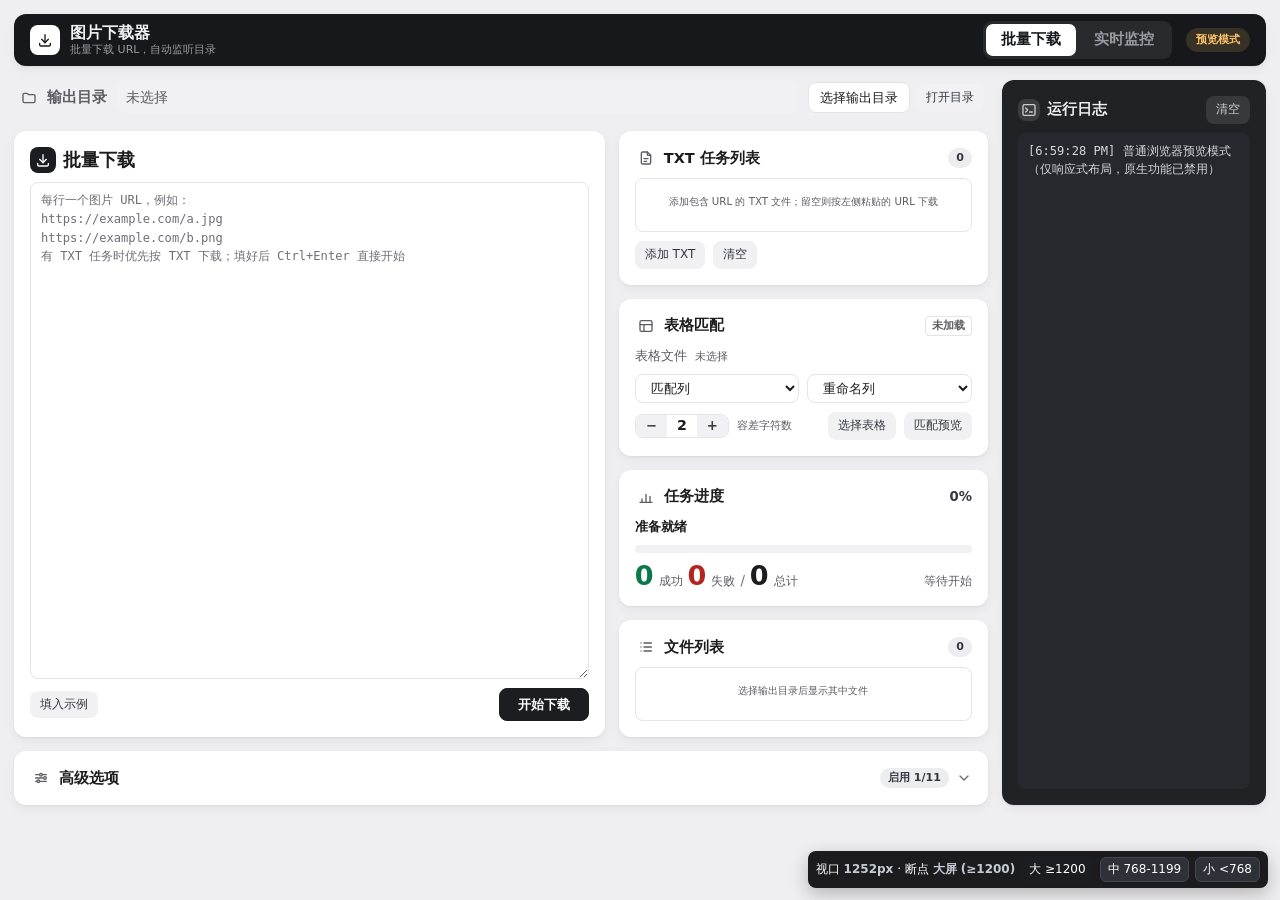
<file: src/index.html>
<!DOCTYPE html>
<html lang="zh-CN">
<head>
<meta charset="UTF-8">
<meta name="viewport" content="width=device-width, initial-scale=1.0">
<meta http-equiv="Content-Security-Policy" content="default-src 'self'; img-src 'self' data:; style-src 'self' 'unsafe-inline'">
<link rel="icon" href="data:,">
<title>图片下载器</title>
<link rel="stylesheet" href="styles.css">
</head>
<body>

<!-- 图标 sprite：Tabler 线性图标集（24×24 / stroke 2） -->
<svg class="sprite" aria-hidden="true" focusable="false"><defs>
  <symbol id="i-download" viewBox="0 0 24 24" fill="none" stroke="currentColor" stroke-width="2" stroke-linecap="round" stroke-linejoin="round">
    <path d="M4 17v2a2 2 0 0 0 2 2h12a2 2 0 0 0 2-2v-2"/><path d="M7 11l5 5 5-5"/><path d="M12 4v12"/>
  </symbol>
  <symbol id="i-folder" viewBox="0 0 24 24" fill="none" stroke="currentColor" stroke-width="2" stroke-linecap="round" stroke-linejoin="round">
    <path d="M3 7a2 2 0 0 1 2-2h3.6a2 2 0 0 1 1.4.6L11.8 7H19a2 2 0 0 1 2 2v8a2 2 0 0 1-2 2H5a2 2 0 0 1-2-2z"/>
  </symbol>
  <symbol id="i-pulse" viewBox="0 0 24 24" fill="none" stroke="currentColor" stroke-width="2" stroke-linecap="round" stroke-linejoin="round">
    <path d="M3 12h4l2.5-6 4 12L16 12h5"/>
  </symbol>
  <symbol id="i-list" viewBox="0 0 24 24" fill="none" stroke="currentColor" stroke-width="2" stroke-linecap="round" stroke-linejoin="round">
    <path d="M9 6h11M9 12h11M9 18h11"/><path d="M4.5 6h.01M4.5 12h.01M4.5 18h.01"/>
  </symbol>
  <symbol id="i-bars" viewBox="0 0 24 24" fill="none" stroke="currentColor" stroke-width="2" stroke-linecap="round" stroke-linejoin="round">
    <path d="M3 20h18"/><path d="M6 20v-5M12 20V8M18 20v-9"/>
  </symbol>
  <symbol id="i-sliders" viewBox="0 0 24 24" fill="none" stroke="currentColor" stroke-width="2" stroke-linecap="round" stroke-linejoin="round">
    <path d="M4 7h5M15 7h5"/><circle cx="12" cy="7" r="2"/>
    <path d="M4 12h11"/><circle cx="18" cy="12" r="2"/>
    <path d="M4 17h2M10 17h10"/><circle cx="8" cy="17" r="2"/>
  </symbol>
  <symbol id="i-terminal" viewBox="0 0 24 24" fill="none" stroke="currentColor" stroke-width="2" stroke-linecap="round" stroke-linejoin="round">
    <rect x="3" y="4" width="18" height="16" rx="2"/><path d="M7 9l3 3-3 3M13 15h4"/>
  </symbol>
  <symbol id="i-chev" viewBox="0 0 24 24" fill="none" stroke="currentColor" stroke-width="2" stroke-linecap="round" stroke-linejoin="round">
    <path d="M6 9l6 6 6-6"/>
  </symbol>
  <symbol id="i-file" viewBox="0 0 24 24" fill="none" stroke="currentColor" stroke-width="2" stroke-linecap="round" stroke-linejoin="round">
    <path d="M14 3v4a1 1 0 0 0 1 1h4"/><path d="M17 21H7a2 2 0 0 1-2-2V5a2 2 0 0 1 2-2h7l5 5v11a2 2 0 0 1-2 2z"/><path d="M9 13h6M9 17h4"/>
  </symbol>
  <symbol id="i-table" viewBox="0 0 24 24" fill="none" stroke="currentColor" stroke-width="2" stroke-linecap="round" stroke-linejoin="round">
    <rect x="3" y="4" width="18" height="16" rx="2"/><path d="M3 10h18M9 10v10"/>
  </symbol>
</defs></svg>

<div class="app" id="app">

  <!-- 顶栏：品牌 + 模式切换 + 连接状态 三合一，全页唯一的深色横锚 -->
  <header class="topbar">
    <div class="brand">
      <div class="logo" aria-hidden="true">
        <svg class="i"><use href="#i-download"></use></svg>
      </div>
      <div class="titles">
        <h1>图片下载器</h1>
        <div class="sub">批量下载 URL，自动监听目录</div>
      </div>
    </div>
    <nav class="modebar" id="modebar" aria-label="工作模式">
      <button type="button" class="mode-btn is-active" data-mode="download" aria-pressed="true">批量下载</button>
      <button type="button" class="mode-btn" data-mode="watch" aria-pressed="false">实时监控</button>
    </nav>
    <div class="status-pill" id="connPill">就绪</div>
  </header>

  <!-- Bento 主网格：输出目录降级为裸配置条（非卡片），与功能区拉开分组 -->
  <main class="layout" id="layout" data-mode="download">

    <!-- 输出目录：两种模式共用的裸条 -->
    <section class="a-output" aria-label="输出目录">
      <div class="card-head">
        <span class="ic"><svg class="i"><use href="#i-folder"></use></svg></span>
        <h2>输出目录</h2>
      </div>
      <span class="v mono out-path" id="outPath" title="点击复制路径">未选择</span>
      <div class="row">
        <button id="btnOutputPick">选择输出目录</button>
        <button class="ghost sm" id="btnOpenOut">打开目录</button>
      </div>
    </section>

    <!-- 主卡：批量下载（仅批量下载模式，跨 2 行，视觉重心） -->
    <section class="card hero a-download">
      <div class="card-head">
        <span class="ic"><svg class="i"><use href="#i-download"></use></svg></span>
        <h2>批量下载</h2>
      </div>
      <textarea id="urlArea" spellcheck="false" aria-label="图片 URL 列表" placeholder="每行一个图片 URL，例如：&#10;https://example.com/a.jpg&#10;https://example.com/b.png&#10;有 TXT 任务时优先按 TXT 下载；填好后 Ctrl+Enter 直接开始"></textarea>
      <div class="row">
        <button class="ghost sm" id="btnSample">填入示例</button>
        <span class="spacer"></span>
        <button class="ghost sm hide" id="btnStop">停止</button>
        <button class="primary" id="btnDownload" title="快捷键 Ctrl+Enter">开始下载</button>
      </div>
    </section>

    <!-- TXT 任务列表（仅批量下载模式）：原脚本核心输入，留空则按粘贴 URL 下载 -->
    <section class="card a-txt">
      <div class="card-head">
        <span class="ic"><svg class="i"><use href="#i-file"></use></svg></span>
        <h2>TXT 任务列表</h2>
        <span class="count" id="txtCount" aria-label="TXT 文件数">0</span>
      </div>
      <div class="filelist txtlist" id="txtList">
        <div class="empty">添加包含 URL 的 TXT 文件；留空则按左侧粘贴的 URL 下载</div>
      </div>
      <div class="row">
        <button class="ghost sm" id="btnAddTxt">添加 TXT</button>
        <button class="ghost sm" id="btnClearTxt">清空</button>
      </div>
    </section>

    <!-- 表格匹配（仅批量下载模式）：选表、选列、容差、预览 -->
    <section class="card a-table">
      <div class="card-head">
        <span class="ic"><svg class="i"><use href="#i-table"></use></svg></span>
        <h2>表格匹配</h2>
        <span class="tag" id="tableTag">未加载</span>
      </div>
      <div class="field">
        <span class="k">表格文件</span>
        <span class="v mono" id="tableName">未选择</span>
      </div>
      <div class="row">
        <select id="matchCol" aria-label="匹配列"><option value="">匹配列</option></select>
        <select id="renameCol" aria-label="重命名列"><option value="">重命名列</option></select>
      </div>
      <div class="row">
        <div class="stepper" data-cfg="tolerance" data-min="0" data-max="5">
          <button type="button" data-step="-1" aria-label="减少容差">−</button>
          <output id="optTolerance">2</output>
          <button type="button" data-step="1" aria-label="增加容差">+</button>
        </div>
        <span class="hint-inline">容差字符数</span>
        <span class="spacer"></span>
        <button class="ghost sm" id="btnPickTable">选择表格</button>
        <button class="ghost sm" id="btnPreview">匹配预览</button>
      </div>
    </section>

    <!-- 主卡：实时监控（仅实时监控模式，跨 2 行） -->
    <section class="card hero a-monitor">
      <div class="card-head">
        <span class="ic"><svg class="i"><use href="#i-pulse"></use></svg></span>
        <h2>实时监控</h2>
        <span class="pill idle" id="monitorStatus">未监控</span>
      </div>
      <div class="field">
        <span class="k">监控目录</span>
        <span class="v" id="monitorPath">未选择</span>
      </div>
      <div class="row">
        <button id="btnMonitorPick">选择监控目录</button>
        <span class="spacer"></span>
        <button class="primary" id="btnMonitorStart">开始监控</button>
      </div>
      <div class="watch-stat" id="watchStat">监听目录内的新增图片，自动下载到输出目录</div>
    </section>

    <!-- 文件列表（仅批量下载模式） -->
    <section class="card a-files">
      <div class="card-head">
        <span class="ic"><svg class="i"><use href="#i-list"></use></svg></span>
        <h2>文件列表</h2>
        <span class="count" id="fileCount" aria-label="文件数">0</span>
      </div>
      <div class="filelist" id="fileList">
        <div class="empty" id="fileEmpty">选择输出目录后显示其中文件</div>
      </div>
    </section>

    <!-- 任务进度：数字 display 化，完成时进度条转语义绿 -->
    <section class="card a-progress">
      <div class="card-head">
        <span class="ic"><svg class="i"><use href="#i-bars"></use></svg></span>
        <h2>任务进度</h2>
        <span class="pct" id="pctText">0%</span>
      </div>
      <div class="status-line" id="statusText">准备就绪</div>
      <div class="progress" id="progress" role="progressbar" aria-valuemin="0" aria-valuemax="100" aria-valuenow="0"><i id="progressBar"></i></div>
      <div class="row stats">
        <span class="stat-num ok" id="doneNum">0</span><span class="stat-lab">成功</span>
        <span class="stat-num bad" id="failNum">0</span><span class="stat-lab">失败</span>
        <span class="stat-sep" aria-hidden="true">/</span>
        <span class="stat-num" id="totalNum">0</span><span class="stat-lab">总计</span>
        <span class="spacer"></span>
        <span class="stat-lab" id="sizeLabel">等待开始</span>
      </div>
    </section>

    <!-- 高级选项：折叠面板，8 项全部真实配置（持久化到 localStorage） -->
    <section class="card a-options">
      <details class="adv">
        <summary class="card-head">
          <span class="ic"><svg class="i"><use href="#i-sliders"></use></svg></span>
          <h2>高级选项</h2>
          <span class="count" id="advOn" aria-label="已启用项">启用 1/9</span>
          <svg class="i chev" aria-hidden="true"><use href="#i-chev"></use></svg>
        </summary>
        <div class="adv-list">
          <div class="adv-row">
            <div class="adv-txt"><b>自动去重 TXT 文件</b><small>按文件名去重，忽略「名字 (1)」这类副本</small></div>
            <input type="checkbox" role="switch" class="switch" id="optDedup" checked>
          </div>
          <div class="adv-row">
            <div class="adv-txt"><b>按 TXT 文件名创建子文件夹</b><small>以匹配名或 TXT 文件名在输出目录内建子文件夹</small></div>
            <input type="checkbox" role="switch" class="switch" id="optSubfolder">
          </div>
          <div class="adv-row">
            <div class="adv-txt"><b>表格匹配</b><small>开启后按「表格匹配」卡的选择重命名下载文件</small></div>
            <input type="checkbox" role="switch" class="switch" id="optSheet">
          </div>
          <div class="adv-row">
            <div class="adv-txt"><b>开机自动启动</b><small>登录 Windows 后自动运行本程序</small></div>
            <input type="checkbox" role="switch" class="switch" id="optAutostart">
          </div>
          <div class="adv-row">
            <div class="adv-txt"><b>启动即后台监控</b><small>打开程序自动进入监控模式并收进托盘（需先保存过监控目录）</small></div>
            <input type="checkbox" role="switch" class="switch" id="optAutoWatch">
          </div>
          <div class="adv-row">
            <div class="adv-txt"><b>调试模式</b><small>启动时自动打开开发者工具（Console），用于定位问题</small></div>
            <input type="checkbox" role="switch" class="switch" id="optDebug">
          </div>
          <div class="adv-row">
            <div class="adv-txt"><b>并发下载数</b><small>同时下载的文件数，1-8</small></div>
            <div class="stepper" data-cfg="concurrency" data-min="1" data-max="8">
              <button type="button" data-step="-1" aria-label="减少">−</button>
              <output id="optConcurrency">4</output>
              <button type="button" data-step="1" aria-label="增加">+</button>
            </div>
          </div>
          <div class="adv-row">
            <div class="adv-txt"><b>每 TXT 下载数</b><small>每个 TXT 文件最多下载的 URL 数，0 为不限</small></div>
            <div class="stepper" data-cfg="maxCount" data-min="0" data-max="99">
              <button type="button" data-step="-1" aria-label="减少">−</button>
              <output id="optMaxCount">5</output>
              <button type="button" data-step="1" aria-label="增加">+</button>
            </div>
          </div>
          <div class="adv-row">
            <div class="adv-txt"><b>重名冲突</b><small>输出目录已有同名文件时的处理方式</small></div>
            <div class="seg" data-cfg="conflict">
              <button type="button" data-val="rename" class="on">自动改名</button>
              <button type="button" data-val="skip">跳过</button>
              <button type="button" data-val="overwrite">覆盖</button>
            </div>
          </div>
          <div class="adv-row">
            <div class="adv-txt"><b>失败重试</b><small>单文件下载失败后的自动重试次数</small></div>
            <div class="stepper" data-cfg="retry" data-min="0" data-max="3">
              <button type="button" data-step="-1" aria-label="减少">−</button>
              <output id="optRetry">1</output>
              <button type="button" data-step="1" aria-label="增加">+</button>
            </div>
          </div>
        </div>
      </details>
    </section>

    <!-- 运行日志：右栏收窄，与深色顶栏呼应；log-body 绝对定位内滚，不撑高网格 -->
    <aside class="log a-log">
      <div class="card-head">
        <span class="ic"><svg class="i"><use href="#i-terminal"></use></svg></span>
        <h2>运行日志</h2>
        <button class="ghost sm" id="btnClearLog">清空</button>
      </div>
      <div class="log-body">
        <div class="logbox" id="logBox" role="log" aria-live="polite"></div>
      </div>
    </aside>
  </main>
</div>

<!-- 响应式调试条：仅浏览器预览可见 -->
<div class="preview-bar">
  <span>视口 <b id="vw">…</b> · 断点 <b id="bp">…</b></span>
  <button data-mode="lg" class="active">大 ≥1200</button>
  <button data-mode="md">中 768-1199</button>
  <button data-mode="sm">小 &lt;768</button>
</div>

<script src="app.js"></script>
</body>
</html>
</file>
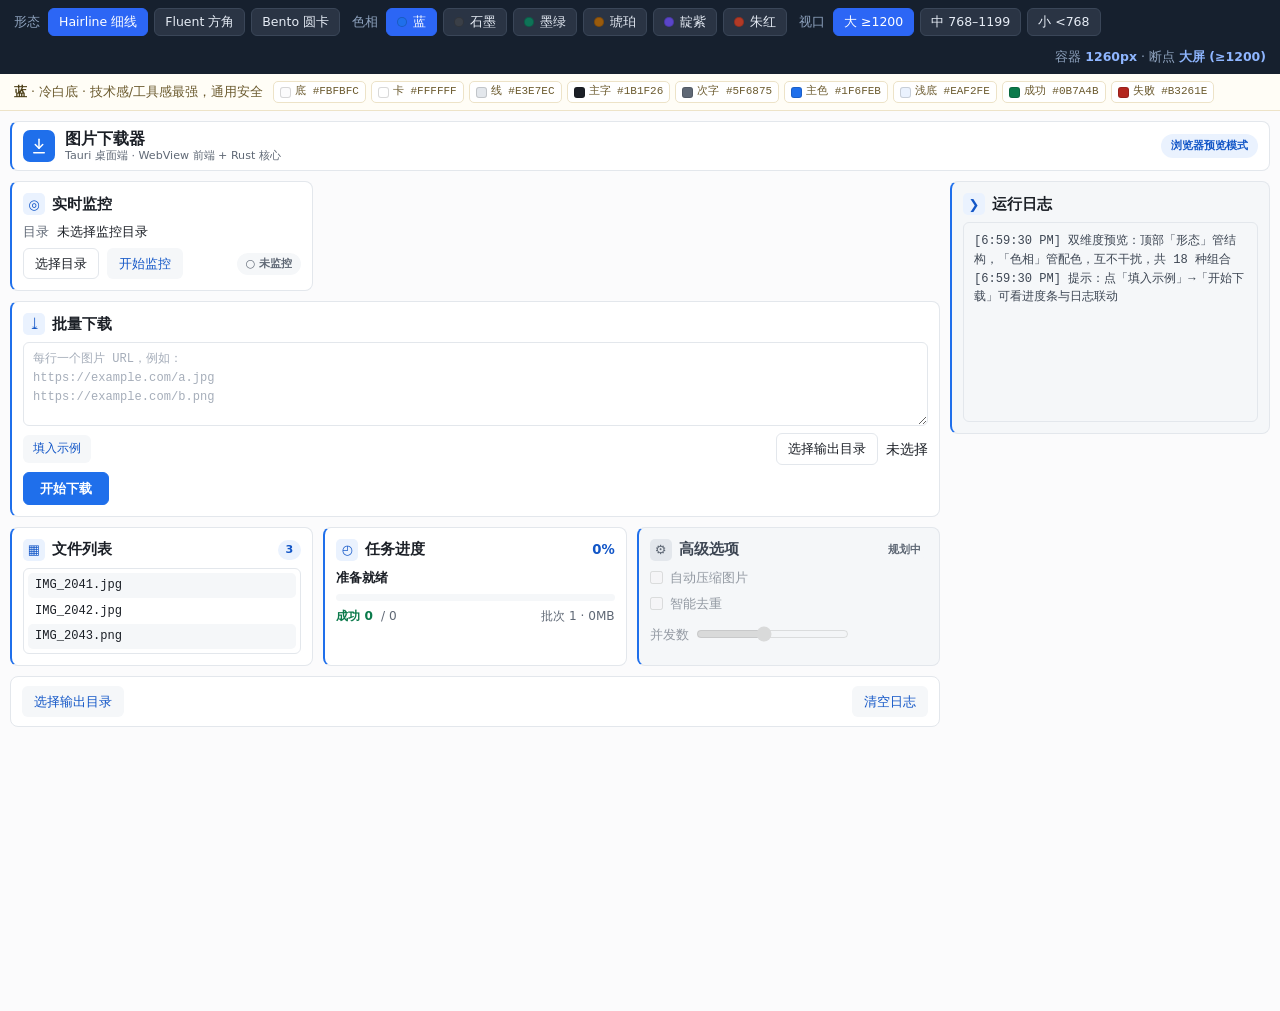
<file: style-preview.html>
<!DOCTYPE html>
<html lang="zh-CN">
<head>
<meta charset="UTF-8">
<meta name="viewport" content="width=device-width, initial-scale=1.0">
<title>风格对比预览 · 3 形态 × 6 色相</title>
<style>
:root{
  --font: 13.5px; --font-scale: 1;
  --header-h: 50px; --icon: 22px; --sidebar-w: 320px;
  --fs-h1: 1.15em; --fs-title: 1.02em; --fs-body: .93em; --fs-sm: .85em; --fs-xs: .78em;
  --lh-tight: 1.3; --lh: 1.45; --lh-mono: 1.55;
  --mono: ui-monospace, "Cascadia Code", Consolas, "Microsoft YaHei UI", monospace;
}

/* ============================================================
   维度一：形态（只管结构：圆角 / 边框 / 阴影 / 间距 / 日志明暗）
   ============================================================ */
.app[data-form="hairline"]{
  --card-radius:8px;  --ctrl-radius:6px;
  --card-border:1px solid var(--line);
  --card-shadow:none; --accent-bar:2px;
  --pad:11px; --gap:10px; --gap-in:7px; --card-min:280px; --canvas-mix:0%;
  --log-bg:var(--surface-2); --log-ink:var(--ink-700); --log-ok:var(--ok); --log-err:var(--bad);
  --log-dim:var(--ink-300); --log-head:var(--ink-900);
  --log-ic-bg:var(--primary-soft); --log-ic-fg:var(--primary-ink); --log-inner:none;
}
.app[data-form="fluent"]{
  --card-radius:4px;  --ctrl-radius:4px;
  --card-border:1px solid rgba(0,0,0,.09);
  --card-shadow:none; --accent-bar:3px;
  --pad:12px; --gap:10px; --gap-in:8px; --card-min:290px; --canvas-mix:11%;
  --log-bg:#FFFFFF; --log-ink:var(--ink-700); --log-ok:var(--ok); --log-err:var(--bad);
  --log-dim:var(--ink-300); --log-head:var(--ink-900);
  --log-ic-bg:var(--primary-soft); --log-ic-fg:var(--primary-ink); --log-inner:none;
}
.app[data-form="bento"]{
  --card-radius:14px; --ctrl-radius:8px;
  --card-border:1px solid var(--line);
  --card-shadow:0 1px 2px rgba(15,23,42,.06), 0 4px 12px rgba(15,23,42,.05); --accent-bar:0px;
  --pad:14px; --gap:12px; --gap-in:9px; --card-min:260px; --canvas-mix:17%;
  --log-bg:#1E2536; --log-ink:#C7D3E6; --log-ok:#7FE3B0; --log-err:#FF9A9E;
  --log-dim:#8492A8; --log-head:#E9EEF7;
  --log-ic-bg:rgba(255,255,255,.14); --log-ic-fg:#B9C8E8; --log-inner:rgba(255,255,255,.05);
}

/* ============================================================
   维度二：色相（只管颜色：底 / 墨阶 / 主色 / 语义色）
   ——所有关键配对实测对比度 ≥4.5:1（正文）或 ≥3:1（图形）
   ============================================================ */
/* 1. 蓝 · 冷白底 —— 技术感/工具感，通用安全 */
.app[data-hue="blue"]{
  --canvas-tint:#FBFBFC; --surface:#FFFFFF; --surface-2:#F5F7F9; --line:#E3E7EC;
  --ink-900:#1B1F26; --ink-700:#3D4653; --ink-500:#5F6875; --ink-300:#A6AEBA;
  --primary:#1F6FEB; --primary-hover:#1A5FCC; --primary-soft:#EAF2FE; --primary-ink:#1256C7;
  --ok:#0B7A4B; --ok-soft:#E7F5EE; --bad:#B3261E; --bad-soft:#FBEAE8; --warn:#8A5A00; --warn-soft:#FDF3E3;
}
/* 2. 石墨 · 纯中性无彩色 —— 极致克制，零色相干扰 */
.app[data-hue="graphite"]{
  --canvas-tint:#F7F7F8; --surface:#FFFFFF; --surface-2:#F1F1F3; --line:#E4E4E7;
  --ink-900:#1C1C1E; --ink-700:#3A3A40; --ink-500:#5C5C63; --ink-300:#A4A4AC;
  --primary:#3A3F47; --primary-hover:#2A2E34; --primary-soft:#EDEDF0; --primary-ink:#33383F;
  --ok:#0B7A4B; --ok-soft:#E7F5EE; --bad:#B3261E; --bad-soft:#FBEAE8; --warn:#8A5A00; --warn-soft:#FDF3E3;
}
/* 3. 墨绿 · 冷白偏青 —— 沉静耐看；「成功」语义并入主色，避免两个近绿打架 */
.app[data-hue="emerald"]{
  --canvas-tint:#F7FAF9; --surface:#FFFFFF; --surface-2:#EFF4F2; --line:#DFE8E5;
  --ink-900:#17211E; --ink-700:#3A4A44; --ink-500:#586860; --ink-300:#A2AEB0;
  --primary:#0E7357; --primary-hover:#0B5E47; --primary-soft:#E4F3EC; --primary-ink:#0A6349;
  --ok:#0E7357; --ok-soft:#E4F3EC; --bad:#B3261E; --bad-soft:#FBEAE8; --warn:#8A5A00; --warn-soft:#FDF3E3;
}
/* 4. 琥珀 · 暖米纸感 —— 唯一暖调，与蓝白彻底拉开；编辑/纸感 */
.app[data-hue="amber"]{
  --canvas-tint:#FAF8F4; --surface:#FFFFFF; --surface-2:#F5F2EB; --line:#EAE3D8;
  --ink-900:#221E17; --ink-700:#4A4438; --ink-500:#6B6252; --ink-300:#ADA495;
  --primary:#9A5B0C; --primary-hover:#834C08; --primary-soft:#FAEEDA; --primary-ink:#7F4A08;
  --ok:#0B7A4B; --ok-soft:#E7F5EE; --bad:#B3261E; --bad-soft:#FBEAE8; --warn:#8A5A00; --warn-soft:#FDF3E3;
}
/* 5. 靛紫 · 冷白偏紫 —— 有辨识度；对红绿色盲友好（紫/蓝通道差异大） */
.app[data-hue="indigo"]{
  --canvas-tint:#F9F9FC; --surface:#FFFFFF; --surface-2:#F2F2F8; --line:#E3E2EE;
  --ink-900:#1C1B26; --ink-700:#3C3A4E; --ink-500:#5E5C70; --ink-300:#A6A4B8;
  --primary:#5A45C9; --primary-hover:#4C39B0; --primary-soft:#EDEAFB; --primary-ink:#4A37AE;
  --ok:#0B7A4B; --ok-soft:#E7F5EE; --bad:#B3261E; --bad-soft:#FBEAE8; --warn:#8A5A00; --warn-soft:#FDF3E3;
}
/* 6. 朱红 · 纸白 + 砖红 —— 瑞士编辑风；「失败」语义并入主色 */
.app[data-hue="vermilion"]{
  --canvas-tint:#FBF9F8; --surface:#FFFFFF; --surface-2:#F5F1F0; --line:#EBE2DE;
  --ink-900:#201C1A; --ink-700:#463F3C; --ink-500:#665C58; --ink-300:#ADA19C;
  --primary:#B23A26; --primary-hover:#98301F; --primary-soft:#FBEBE7; --primary-ink:#952F1F;
  --ok:#0B7A4B; --ok-soft:#E7F5EE; --bad:#B23A26; --bad-soft:#FBEBE7; --warn:#8A5A00; --warn-soft:#FDF3E3;
}

*{box-sizing:border-box;margin:0;padding:0}
html,body{background:#E9ECF1;color:#1B1F26;font-family:"Microsoft YaHei UI","PingFang SC",system-ui,sans-serif;font-size:var(--font);line-height:var(--lh)}

/* ---------- 顶部切换器 ---------- */
.switcher{position:sticky;top:0;z-index:60;background:#16202E;color:#fff;display:flex;flex-wrap:wrap;align-items:center;gap:12px;padding:8px 14px;font-size:12.5px}
.switcher .grp{display:flex;align-items:center;gap:6px;flex-wrap:wrap}
.switcher .lbl{color:#8FA3BF;margin-right:2px}
.switcher button{background:#2A3444;color:#E6ECF5;border:1px solid #3A4658;border-radius:6px;padding:4px 10px;font-size:12.5px;cursor:pointer;font-family:inherit;display:inline-flex;align-items:center;gap:6px}
.switcher button:hover{border-color:#7FA6FF}
.switcher button.active{background:#2C66F5;border-color:#2C66F5;color:#fff}
.switcher button .dot{width:10px;height:10px;border-radius:50%;flex:none;box-shadow:inset 0 0 0 1px rgba(0,0,0,.18)}
.switcher .meta{margin-left:auto;color:#8FA3BF}
.switcher .meta b{color:#8FB6FF}

/* ---------- 说明条 + 色板 ---------- */
.notice{background:#FFFDF6;border-bottom:1px solid #EDE3C8;color:#6B5A2E;font-size:12.5px;padding:7px 14px;display:flex;gap:10px;align-items:center;flex-wrap:wrap}
.notice b{color:#4A3D15}
.swatches{display:flex;gap:5px;flex-wrap:wrap}
.sw{display:flex;align-items:center;gap:4px;font-size:11px;font-family:var(--mono);color:#6B5A2E;background:#fff;border:1px solid #EDE3C8;border-radius:5px;padding:2px 6px}
.sw i{width:11px;height:11px;border-radius:3px;display:block;box-shadow:inset 0 0 0 1px rgba(0,0,0,.15)}

/* ---------- 应用本体 ---------- */
.app{container-type:inline-size;font-size:calc(var(--font)*var(--font-scale));max-width:1440px;margin:0 auto;padding:var(--gap);display:flex;flex-direction:column;gap:var(--gap);
  background:color-mix(in srgb, var(--canvas-tint) calc(100% - var(--canvas-mix)), #D6D6D6);min-height:100vh}
.app.preview-md{max-width:960px}
.app.preview-sm{max-width:420px}

.header{background:var(--surface);border:var(--card-border);border-left-width:var(--accent-bar);border-left-style:solid;border-left-color:var(--primary);border-radius:var(--card-radius);box-shadow:var(--card-shadow);height:var(--header-h);display:flex;align-items:center;justify-content:space-between;padding:0 var(--pad);gap:10px}
.brand{display:flex;align-items:center;gap:10px;min-width:0}
.logo{width:32px;height:32px;border-radius:calc(var(--card-radius) - 1px);flex:none;display:grid;place-items:center;color:#fff;background:var(--primary)}
.titles{display:flex;flex-direction:column;justify-content:center;min-width:0}
.header h1{font-size:var(--fs-h1);font-weight:700;line-height:var(--lh-tight)}
.header .sub{font-size:var(--fs-xs);color:var(--ink-500);line-height:var(--lh-tight)}
.status-pill{font-size:var(--fs-xs);font-weight:600;padding:4px 10px;border-radius:99px;background:var(--primary-soft);color:var(--primary-ink);white-space:nowrap}

.layout{display:grid;grid-template-columns:minmax(0,1fr) var(--sidebar-w);gap:var(--gap);align-items:start}
.left{display:flex;flex-direction:column;gap:var(--gap);min-width:0}
.cards{display:grid;grid-template-columns:repeat(auto-fit,minmax(var(--card-min),1fr));gap:var(--gap)}
.card.wide{grid-column:1/-1}

.card{background:var(--surface);border:var(--card-border);border-left-width:var(--accent-bar);border-left-style:solid;border-left-color:var(--primary);border-radius:var(--card-radius);box-shadow:var(--card-shadow);padding:var(--pad);display:flex;flex-direction:column;gap:var(--gap-in);min-width:0}
.card-head{display:flex;align-items:center;gap:7px}
.card-head h2{font-size:var(--fs-title);font-weight:700;flex:1 1 auto;line-height:var(--lh-tight)}
.card-head .ic{width:var(--icon);height:var(--icon);flex:none;border-radius:calc(var(--ctrl-radius) - 1px);display:grid;place-items:center;font-size:13px;line-height:1;background:var(--primary-soft);color:var(--primary-ink)}
.card.coming{background:var(--surface-2);box-shadow:none}
.card.coming .ic{background:var(--line);color:var(--ink-500)}
.card.coming h2{color:var(--ink-700)}

.field{display:flex;align-items:baseline;gap:8px;font-size:var(--fs-body)}
.field .k{color:var(--ink-500);flex:none}
.field .v{color:var(--ink-900);word-break:break-all}
.field .v.mono{font-family:var(--mono);font-size:var(--fs-sm);color:var(--ink-500)}
.row{display:flex;flex-wrap:wrap;align-items:center;gap:8px}
.spacer{flex:1 1 auto}

button,select,input,textarea{font:inherit;font-size:var(--fs-body);color:var(--ink-900);background:var(--surface);border:1px solid var(--line);border-radius:var(--ctrl-radius);padding:5px 11px;cursor:pointer;line-height:var(--lh)}
button:hover{border-color:var(--primary);color:var(--primary-ink)}
button.primary{background:var(--primary);color:#fff;border-color:var(--primary);font-weight:600;padding:6px 16px}
button.primary:hover{background:var(--primary-hover);border-color:var(--primary-hover);color:#fff}
button.ghost{background:var(--surface-2);color:var(--primary-ink);border-color:transparent}
button.ghost:hover{background:var(--primary-soft)}
button.sm{padding:4px 9px;font-size:var(--fs-sm)}
::placeholder{color:var(--ink-300)}
textarea{width:100%;min-height:84px;resize:vertical;font-family:var(--mono);font-size:var(--fs-sm);line-height:var(--lh-mono);padding:7px 9px;cursor:text}

.pill{font-size:var(--fs-xs);font-weight:600;padding:3px 9px;border-radius:99px;white-space:nowrap}
.pill.idle{background:var(--surface-2);color:var(--ink-500)}
.pill.live{background:var(--ok-soft);color:var(--ok)}
.pill.live::before{content:"";display:inline-block;width:6px;height:6px;border-radius:50%;background:var(--ok);margin-right:5px;vertical-align:middle;animation:pulse 1.4s infinite}
@keyframes pulse{0%,100%{opacity:1}50%{opacity:.35}}
.count{font-size:var(--fs-xs);font-weight:700;color:var(--primary-ink);background:var(--primary-soft);border-radius:99px;padding:2px 8px}
.tag{font-size:var(--fs-xs);font-weight:600;color:var(--ink-500);background:var(--surface-2);border-radius:99px;padding:2px 7px}

.filelist{max-height:140px;overflow:auto;border:1px solid var(--line);border-radius:var(--ctrl-radius);padding:4px;font-size:var(--fs-sm);display:flex;flex-direction:column;gap:1px;min-height:54px}
.filelist .fi{padding:3px 7px;border-radius:5px;font-family:var(--mono);line-height:var(--lh-mono)}
.filelist .fi:nth-child(odd){background:var(--surface-2)}
.empty{color:var(--ink-500);font-size:var(--fs-sm);padding:10px 8px;text-align:center;width:100%}

.status-line{font-size:var(--fs-body);color:var(--ink-900);font-weight:600}
.pct{margin-left:auto;font-variant-numeric:tabular-nums;color:var(--primary-ink);font-weight:700;font-size:var(--fs-body)}
.progress{height:7px;background:var(--surface-2);border-radius:99px;overflow:hidden}
.progress>i{display:block;height:100%;width:0;background:var(--primary);transition:width .25s;border-radius:99px}
.stats .stat{font-weight:700;font-size:var(--fs-sm)}
.stat.ok{color:var(--ok)}.stat.bad{color:var(--bad)}.stat.meta{color:var(--ink-500);font-weight:400}
.opt{font-size:var(--fs-body);color:var(--ink-500);display:flex;align-items:center;gap:7px}
.opt label.disabled{display:flex;align-items:center;gap:7px;cursor:not-allowed;opacity:.65}

.log{background:var(--log-bg);border:var(--card-border);border-left-width:var(--accent-bar);border-left-style:solid;border-left-color:var(--primary);border-radius:var(--card-radius);box-shadow:var(--card-shadow);padding:var(--pad);display:flex;flex-direction:column;gap:var(--gap-in);position:sticky;top:calc(var(--gap) + 42px);max-height:calc(100vh - var(--gap)*2 - 42px)}
.log .card-head h2{color:var(--log-head)}
.log .card-head .ic{background:var(--log-ic-bg);color:var(--log-ic-fg)}
.logbox{background:var(--log-inner);border:1px solid var(--line);border-radius:var(--ctrl-radius);padding:9px 10px;font-family:var(--mono);font-size:var(--fs-sm);line-height:var(--lh-mono);overflow:auto;flex:1 1 auto;color:var(--log-ink);white-space:pre-wrap;word-break:break-all;min-height:200px}
.app[data-form="bento"] .logbox{border-color:rgba(255,255,255,.14)}
.logbox .empty{color:var(--log-dim)}
.logbox .lg-ok{color:var(--log-ok)}
.logbox .lg-err{color:var(--log-err)}

.action-bar{display:flex;gap:8px;align-items:center;background:var(--surface);border:var(--card-border);border-radius:var(--card-radius);box-shadow:var(--card-shadow);padding:9px var(--pad)}
.action-bar .spacer{flex:1}

@container (max-width:1199px){
  .app>.header,.app>.layout{--gap:9px;--pad:10px;--gap-in:6px;--sidebar-w:0px}
  .layout{grid-template-columns:1fr}
  .log{position:static;max-height:300px}
  .logbox{min-height:150px}
}
@container (max-width:767px){
  .app>.header,.app>.layout{--gap:8px;--pad:9px;--font:13px;--header-h:46px;--icon:20px}
  .cards{grid-template-columns:1fr}
  .card.wide{grid-column:auto}
  .row{flex-direction:column;align-items:stretch}
  .row button,.row select,.row input{width:100%}
  .field{flex-direction:column;align-items:stretch;gap:2px}
  .action-bar{flex-wrap:wrap}
  .action-bar button{flex:1 1 auto}
  .header .sub{display:none}
}
</style>
</head>
<body>

<div class="switcher">
  <div class="grp">
    <span class="lbl">形态</span>
    <button data-form="hairline" class="active">Hairline 细线</button>
    <button data-form="fluent">Fluent 方角</button>
    <button data-form="bento">Bento 圆卡</button>
  </div>
  <div class="grp">
    <span class="lbl">色相</span>
    <button data-hue="blue" class="active"><i class="dot" style="background:#1F6FEB"></i>蓝</button>
    <button data-hue="graphite"><i class="dot" style="background:#3A3F47"></i>石墨</button>
    <button data-hue="emerald"><i class="dot" style="background:#0E7357"></i>墨绿</button>
    <button data-hue="amber"><i class="dot" style="background:#9A5B0C"></i>琥珀</button>
    <button data-hue="indigo"><i class="dot" style="background:#5A45C9"></i>靛紫</button>
    <button data-hue="vermilion"><i class="dot" style="background:#B23A26"></i>朱红</button>
  </div>
  <div class="grp">
    <span class="lbl">视口</span>
    <button data-mode="lg" class="active">大 ≥1200</button>
    <button data-mode="md">中 768–1199</button>
    <button data-mode="sm">小 &lt;768</button>
  </div>
  <span class="meta">容器 <b id="vw">—</b> · 断点 <b id="bp">—</b></span>
</div>

<div class="notice">
  <span id="hueDesc"><b>蓝</b> · 冷白底 · 技术感最强，通用安全</span>
  <span class="swatches" id="swatches"></span>
</div>

<div class="app" id="app" data-form="hairline" data-hue="blue">
  <header class="header">
    <div class="brand">
      <div class="logo">
        <svg viewBox="0 0 24 24" width="18" height="18" fill="none" stroke="currentColor" stroke-width="2" stroke-linecap="round" stroke-linejoin="round"><path d="M12 3v12"/><path d="M7 10l5 5 5-5"/><path d="M5 21h14"/></svg>
      </div>
      <div class="titles">
        <h1>图片下载器</h1>
        <div class="sub">Tauri 桌面端 · WebView 前端 + Rust 核心</div>
      </div>
    </div>
    <div class="status-pill" id="connPill">浏览器预览模式</div>
  </header>

  <main class="layout">
    <div class="left">
      <div class="cards">
        <section class="card">
          <div class="card-head"><span class="ic">&#9678;</span><h2>实时监控</h2></div>
          <div class="field"><span class="k">目录</span><span class="v" id="monitorPath">未选择监控目录</span></div>
          <div class="row">
            <button id="btnMonitorPick">选择目录</button>
            <button class="ghost" id="btnMonitorStart">开始监控</button>
            <span class="spacer"></span>
            <span class="pill idle" id="monitorStatus">&#9675; 未监控</span>
          </div>
        </section>

        <section class="card wide">
          <div class="card-head"><span class="ic">&#10515;</span><h2>批量下载</h2></div>
          <textarea id="urlArea" placeholder="每行一个图片 URL，例如：&#10;https://example.com/a.jpg&#10;https://example.com/b.png"></textarea>
          <div class="row">
            <button class="ghost sm" id="btnSample">填入示例</button>
            <span class="spacer"></span>
            <button id="btnOutputPick">选择输出目录</button>
            <span class="v mono" id="outPath">未选择</span>
          </div>
          <div class="row"><button class="primary" id="btnDownload">开始下载</button></div>
        </section>

        <section class="card">
          <div class="card-head"><span class="ic">&#9638;</span><h2>文件列表</h2><span class="count" id="fileCount">3</span></div>
          <div class="filelist" id="fileList">
            <div class="fi">IMG_2041.jpg</div><div class="fi">IMG_2042.jpg</div><div class="fi">IMG_2043.png</div>
          </div>
        </section>

        <section class="card">
          <div class="card-head"><span class="ic">&#9716;</span><h2>任务进度</h2><span class="pct" id="pctText">0%</span></div>
          <div class="status-line" id="statusText">准备就绪</div>
          <div class="progress"><i id="progressBar"></i></div>
          <div class="row stats">
            <span class="stat ok" id="doneLabel">成功 0</span>
            <span class="stat meta" id="totalLabel">/ 0</span>
            <span class="spacer"></span>
            <span class="stat meta" id="sizeLabel">批次 1 · 0MB</span>
          </div>
        </section>

        <section class="card coming">
          <div class="card-head"><span class="ic">&#9881;</span><h2>高级选项</h2><span class="tag">规划中</span></div>
          <div class="opt"><label class="disabled"><input type="checkbox" disabled> 自动压缩图片</label></div>
          <div class="opt"><label class="disabled"><input type="checkbox" disabled> 智能去重</label></div>
          <div class="opt"><label class="disabled">并发数 <input type="range" min="1" max="8" value="4" disabled></label></div>
        </section>
      </div>

      <div class="action-bar">
        <button class="ghost" id="btnPick2">选择输出目录</button>
        <span class="spacer"></span>
        <button class="ghost" id="btnClearLog">清空日志</button>
      </div>
    </div>

    <aside class="log">
      <div class="card-head"><span class="ic">&#10095;</span><h2>运行日志</h2></div>
      <div class="logbox" id="logBox"></div>
    </aside>
  </main>
</div>

<script>
(function(){
  var app=document.getElementById('app'), logBox=document.getElementById('logBox');
  var vwEl=document.getElementById('vw'), bpEl=document.getElementById('bp');

  var HUE_DESC={
    blue:      ['蓝','冷白底 · 技术感/工具感最强，通用安全','无'],
    graphite:  ['石墨','纯中性无彩色 · 极致克制，零色相干扰，内容最突出','强调色偏暗，按钮靠"明度"而非"色彩"吸引注意'],
    emerald:   ['墨绿','冷白偏青 · 沉静耐看，长时间使用不易疲劳','与「成功」语义同色相，已合并为同一色，避免两个近绿打架'],
    amber:     ['琥珀','暖米纸感 · 唯一暖调，与蓝白彻底拉开，编辑/纸感','暖底会让白卡略显"黄"，若做图片预览需留意色偏'],
    indigo:    ['靛紫','冷白偏紫 · 有辨识度，偏创意工具调性','对红绿色盲友好；紫在低端屏上易显脏'],
    vermilion: ['朱红','纸白 + 砖红 · 瑞士编辑风，硬朗有态度','与「失败」语义同色相，已合并；红色主色不宜大面积使用']
  };
  var SW_KEYS=[['底','--canvas-tint'],['卡','--surface'],['线','--line'],['主字','--ink-900'],['次字','--ink-500'],['主色','--primary'],['浅底','--primary-soft'],['成功','--ok'],['失败','--bad']];

  function log(msg,kind){
    if(logBox.querySelector('.empty')) logBox.innerHTML='';
    var t=new Date().toLocaleTimeString();
    var d=document.createElement('div');
    d.textContent='['+t+'] '+msg;
    if(kind==='ok') d.className='lg-ok';
    if(kind==='err') d.className='lg-err';
    logBox.appendChild(d); logBox.scrollTop=logBox.scrollHeight;
  }

  function refreshSwatches(){
    var hue=app.getAttribute('data-hue'), info=HUE_DESC[hue];
    var cs=getComputedStyle(app);
    var html='';
    SW_KEYS.forEach(function(p){
      var v=cs.getPropertyValue(p[1]).trim();
      html+='<span class="sw"><i style="background:'+v+'"></i>'+p[0]+' '+v+'</span>';
    });
    document.getElementById('swatches').innerHTML=html;
    document.getElementById('hueDesc').innerHTML='<b>'+info[0]+'</b> · '+info[1]+(info[2]!=='无'?' · <b>注意：</b>'+info[2]:'');
  }

  document.querySelectorAll('.switcher button[data-form]').forEach(function(b){
    b.addEventListener('click',function(){
      document.querySelectorAll('.switcher button[data-form]').forEach(function(x){x.classList.remove('active')});
      b.classList.add('active');
      app.setAttribute('data-form', b.dataset.form);
      log('形态 → '+b.textContent);
    });
  });

  document.querySelectorAll('.switcher button[data-hue]').forEach(function(b){
    b.addEventListener('click',function(){
      document.querySelectorAll('.switcher button[data-hue]').forEach(function(x){x.classList.remove('active')});
      b.classList.add('active');
      app.setAttribute('data-hue', b.dataset.hue);
      refreshSwatches();
      log('色相 → '+b.textContent.trim()+'（'+HUE_DESC[b.dataset.hue][1]+'）');
    });
  });

  document.querySelectorAll('.switcher button[data-mode]').forEach(function(b){
    b.addEventListener('click',function(){
      document.querySelectorAll('.switcher button[data-mode]').forEach(function(x){x.classList.remove('active')});
      b.classList.add('active');
      app.classList.remove('preview-md','preview-sm');
      if(b.dataset.mode==='md') app.classList.add('preview-md');
      if(b.dataset.mode==='sm') app.classList.add('preview-sm');
    });
  });

  document.getElementById('btnSample').addEventListener('click',function(){
    document.getElementById('urlArea').value=['https://picsum.photos/id/1015/600/400','https://picsum.photos/id/1025/600/400','https://picsum.photos/id/1035/600/400'].join('\n');
    log('已填入 3 个示例 URL');
  });

  document.getElementById('btnMonitorStart').addEventListener('click',function(){
    document.getElementById('monitorPath').textContent='D:\\素材\\待处理图片';
    var s=document.getElementById('monitorStatus');
    s.textContent='● 监控中'; s.className='pill live';
    log('已开始监控: D:\\素材\\待处理图片','ok');
  });
  ['btnMonitorPick','btnOutputPick','btnPick2'].forEach(function(id){
    document.getElementById(id).addEventListener('click',function(){
      document.getElementById('outPath').textContent='D:\\素材\\输出';
      log('目录已选择: D:\\素材\\输出');
    });
  });

  document.getElementById('btnDownload').addEventListener('click',function(){
    var urls=document.getElementById('urlArea').value.split('\n').map(function(s){return s.trim()}).filter(Boolean);
    if(!urls.length){log('请先填入图片 URL（或点「填入示例」）','err');return;}
    var bar=document.getElementById('progressBar'), pct=document.getElementById('pctText');
    document.getElementById('totalLabel').textContent='/ '+urls.length;
    document.getElementById('statusText').textContent='下载中…';
    var i=0;
    log('开始下载 '+urls.length+' 个文件');
    var t=setInterval(function(){
      i++;
      var p=Math.round(i/urls.length*100);
      bar.style.width=p+'%'; pct.textContent=p+'%';
      document.getElementById('doneLabel').textContent='成功 '+i;
      log('下载 '+i+'/'+urls.length+': '+urls[i-1]);
      if(i>=urls.length){clearInterval(t);document.getElementById('statusText').textContent='下载完成';log('下载完成','ok');}
    },420);
  });

  document.getElementById('btnClearLog').addEventListener('click',function(){logBox.innerHTML=''});

  var bpName={lg:'大屏 (≥1200)',md:'中屏 (768–1199)',sm:'小屏 (<768)'};
  function apply(w){
    var mode=w>=1200?'lg':(w>=768?'md':'sm');
    bpEl.textContent=bpName[mode]; vwEl.textContent=Math.round(w)+'px';
    var s=Math.max(0.94,Math.min(1.08,0.94+(w-420)/(1440-420)*0.14));
    app.style.setProperty('--font-scale',s.toFixed(3));
  }
  if(window.ResizeObserver){new ResizeObserver(function(es){es.forEach(function(e){apply(e.contentRect.width)})}).observe(app);}
  else{window.addEventListener('resize',function(){apply(app.clientWidth)});}
  apply(app.clientWidth);

  refreshSwatches();
  log('双维度预览：顶部「形态」管结构，「色相」管配色，互不干扰，共 18 种组合');
  log('提示：点「填入示例」→「开始下载」可看进度条与日志联动');
})();
</script>
</body>
</html>
</file>
<file: src/styles.css>
/* ============================================================
   图片下载器 · 主题：Bento 圆卡（形态） × 石墨 Graphite（色相）
   ------------------------------------------------------------
   设计立场：
   - 深色只出现在两处：顶栏（锚定起点）与日志（锚定终点），中间纯白卡
   - 主按钮近黑 #1B1D21，是全页唯一一次大明度跳跃
   - 输出目录降级为裸配置条（无卡），顶部不再出现三条白横条
   - 圆角 4 档：12 卡片 / 8 控件 / 6 列表行 / 99 胶囊
   - 全部关键配色实测 ≥4.5:1（正文），满足 WCAG AA；阴影一律中性灰
   ============================================================ */
:root {
  /* ---- 中性 Neutral：统一灰阶（石墨） ---- */
  --ink-900:  #1C1C1E;  /* 主文字/标题          对白底 17.0:1 */
  --ink-700:  #3A3A40;  /* 次级正文             对白底 10.6:1 */
  --ink-500:  #5C5C63;  /* 辅助文字             对白底  6.6:1 */
  --ink-400:  #6E6E77;  /* 占位符/禁用文字      对白底  5.05:1 */
  --line:     #E4E4E7;  /* 统一描边 */
  --surface:  #FFFFFF;  /* 卡片表面 */
  --surface-2:#F1F1F3;  /* 次级表面 */
  --canvas:   #EFEFF1;  /* 页面底（衬托白卡） */

  /* ---- 主色 Primary：近黑（按钮唯一的大明度跳跃） ---- */
  --primary:       #1B1D21;  /* 主按钮底（白字 15.9:1） */
  --primary-hover: #0D0E11;
  --primary-ink:   #33383F;  /* 浅灰底上的主色文字（10.1:1） */
  --primary-soft:  #EDEDF0;  /* 图标底/胶囊底/计数底 */

  /* ---- 深色顶栏：与日志面板同源的中性近黑 ---- */
  --top-bg:   #17181B;
  --top-ink:  #F2F2F4;   /* 对 top-bg 15.8:1 */
  --top-dim:  #9A9AA2;   /* 对 top-bg  6.0:1 */

  /* ---- 语义色：仅三色，功能性非装饰 ---- */
  --ok:   #0B7A4B;  --ok-soft:   #E7F5EE;
  --bad:  #B3261E;  --bad-soft:  #FBEAE8;
  --warn: #FFC46B;  /* 深色底上的警告文字（对 top-bg 10.4:1） */

  /* ---- 终端深色表面 ---- */
  --term-bg:  #202226;
  --term-box: #26282E;
  --term-ink: #D6D6DB;  /* 对 term-box 11.5:1 */
  --term-dim: #95959E;  /* 对 term-box 4.96:1 */
  --term-ok:  #7FE3B0;  /* 对 term-box  9.4:1 */
  --term-err: #FF9A9E;  /* 对 term-box  7.6:1 */

  /* ---- 尺寸令牌 ---- */
  --gap: 14px;      /* 卡片间距 */
  --pad: 16px;      /* 卡片内边距（与 12px 圆角成比例） */
  --gap-in: 9px;    /* 卡片内元素间距 */
  --header-h: 52px;
  --sidebar-w: 264px;
  --icon: 22px;

  /* ---- 圆角刻度（全站仅四档） ----
     12 = 卡片/面板   8 = 控件/图标底   6 = 列表行   99 = 胶囊与进度条 */
  --r-card: 12px;
  --r-ctl:  8px;
  --r-row:  6px;
  --r-pill: 99px;

  --font: 13.5px;
  --font-scale: 1;

  /* ---- 字号阶梯 ---- */
  --fs-h1:    1.15em;
  --fs-title: 1.02em;
  --fs-body:  .93em;
  --fs-sm:    .85em;
  --fs-xs:    .78em;

  /* ---- 行高 ---- */
  --lh-tight: 1.3;
  --lh:       1.45;
  --lh-mono:  1.55;

  --shadow: 0 1px 2px rgba(28,28,30,.05), 0 4px 12px rgba(28,28,30,.05);

  --mono: ui-monospace, "Cascadia Code", Consolas, "Microsoft YaHei UI", monospace;
}

* { box-sizing: border-box; margin: 0; padding: 0; }
html, body {
  background: var(--canvas);
  color: var(--ink-900);
  font-family: "Microsoft YaHei UI", "PingFang SC", "Hiragino Sans GB", system-ui, sans-serif;
  font-size: var(--font);
  line-height: var(--lh);
  -webkit-font-smoothing: antialiased;
}
.sprite { position: absolute; width: 0; height: 0; overflow: hidden; }
.i { width: 16px; height: 16px; display: block; }

/* 焦点环：浅色表面用墨色，深色表面用浅色 */
:focus-visible { outline: 2px solid var(--ink-900); outline-offset: 2px; }
.topbar :focus-visible, .log :focus-visible { outline-color: #EFEFF1; }

/* 容器查询根：字号基准下沉到 .app（JS 把 --font-scale 设在这里） */
.app {
  container-type: inline-size;
  font-size: calc(var(--font) * var(--font-scale));
  max-width: 1440px;
  margin: 0 auto;
  min-height: 100dvh;
  padding: var(--gap);
  display: flex;
  flex-direction: column;
  gap: var(--gap);
  background: var(--canvas);
}
.app.preview-md { max-width: 960px; }
.app.preview-sm { max-width: 420px; }

/* ============================================================
   顶栏：品牌 + 模式切换 + 状态 三合一
   ============================================================ */
.topbar {
  background: var(--top-bg); border-radius: var(--r-card);
  min-height: var(--header-h); display: flex; align-items: center;
  padding: 6px 16px; gap: 14px;
  box-shadow: var(--shadow);
}
.brand { display: flex; align-items: center; gap: 10px; min-width: 0; }
.logo {
  width: 30px; height: 30px; border-radius: var(--r-ctl); flex: none;
  display: grid; place-items: center;
  background: #fff; color: var(--top-bg);   /* 反白小亮点 */
}
.titles { display: flex; flex-direction: column; justify-content: center; min-width: 0; }
.topbar h1 { font-size: var(--fs-h1); font-weight: 700; line-height: var(--lh-tight); color: var(--top-ink); }
.topbar .sub { font-size: var(--fs-xs); color: var(--top-dim); line-height: var(--lh-tight); }

/* 模式切换：嵌在顶栏里的分段控件，选中态 = 白底黑字（全页最亮的一格） */
.modebar {
  margin-left: auto;
  background: rgba(255,255,255,.08); border-radius: 9px; padding: 3px;
  display: flex; align-items: center; gap: 3px;
}
.mode-btn {
  border: none; background: transparent; color: var(--top-dim);
  border-radius: 7px; padding: 5px 15px; font-weight: 600; font-size: var(--fs-title);
  transition: background .15s, color .15s;
}
.mode-btn:hover { background: rgba(255,255,255,.12); color: var(--top-ink); }
.mode-btn.is-active { background: #fff; color: var(--top-bg); }
.mode-btn.is-active:hover { background: #fff; color: var(--top-bg); }

.status-pill {
  flex: none;
  font-size: var(--fs-xs); font-weight: 600; padding: 4px 10px; border-radius: var(--r-pill);
  background: rgba(255,255,255,.10); color: var(--top-ink); white-space: nowrap;
}
.status-pill.preview { background: rgba(255,196,107,.14); color: var(--warn); }

/* ============================================================
   Bento 主网格
     download：主卡=批量下载(跨2行) | 文件列表 + 任务进度 | 日志通栏
     watch   ：监控卡只占一行（内容少，跨行会大片留白），
               任务进度在右列，高级选项拉通全宽（两列设计刚好铺满）
   ============================================================ */
.layout {
  display: grid;
  gap: var(--gap);
  align-items: start;
}
.layout[data-mode="download"] {
  grid-template-columns: minmax(0, 1.6fr) minmax(0, 1fr) var(--sidebar-w);
  grid-template-areas:
    "output   output    log"
    "download txt       log"
    "download table     log"
    "download progress  log"
    "download files     log"
    "options  options   log";
}
.layout[data-mode="watch"] {
  grid-template-columns: minmax(0, 1.6fr) minmax(0, 1fr) var(--sidebar-w);
  grid-template-areas:
    "output   output    log"
    "monitor  progress  log"
    "options  options   log";
}
.layout[data-mode="download"] .a-monitor { display: none; }
.layout[data-mode="watch"] .a-download,
.layout[data-mode="watch"] .a-files,
.layout[data-mode="watch"] .a-txt,
.layout[data-mode="watch"] .a-table { display: none; }

.a-output   { grid-area: output; }
.a-download { grid-area: download; }
.a-monitor  { grid-area: monitor; }
.a-txt      { grid-area: txt; }
.a-table    { grid-area: table; }
.a-files    { grid-area: files; }
.a-progress { grid-area: progress; }
.a-options  { grid-area: options; }
.a-log      { grid-area: log; }

/* 输出目录：裸配置条，不做卡片 —— 与下方功能区拉开「配置/功能」分组 */
.a-output {
  display: flex; align-items: center; flex-wrap: wrap;
  gap: 8px 10px; padding: 2px 4px; margin-bottom: 2px;
}
.a-output .card-head { flex: none; }
.a-output h2 { font-size: var(--fs-body); color: var(--ink-500); }
.a-output .out-path {
  flex: 1 1 160px; min-width: 0;
  background: var(--surface-2); border-radius: var(--r-ctl);
  padding: 5px 9px; color: var(--ink-500);
  white-space: nowrap; overflow: hidden; text-overflow: ellipsis;
}
/* 选中目录后文字转正色，状态一眼可辨；点击复制路径 */
.a-output .out-path.filled { color: var(--ink-900); cursor: pointer; }
.a-output .out-path.filled:hover { background: var(--primary-soft); }
.a-output .row { flex: none; gap: 6px; }

/* 监控卡的说明行：填充主卡高度 */
.watch-stat {
  margin-top: auto; font-size: var(--fs-sm); color: var(--ink-500);
  background: var(--surface-2); border-radius: var(--r-ctl);
  padding: 8px 10px; line-height: var(--lh-tight);
}

/* ---------- 卡片 ---------- */
.card {
  background: var(--surface); border-radius: var(--r-card); padding: var(--pad);
  box-shadow: var(--shadow);
  display: flex; flex-direction: column; gap: var(--gap-in); min-width: 0;
}
.card-head { display: flex; align-items: center; gap: 7px; }
.card-head h2 { font-size: var(--fs-title); font-weight: 700; flex: 1 1 auto; line-height: var(--lh-tight); }
.card-head .ic {
  width: var(--icon); height: var(--icon); flex: none; border-radius: var(--r-ctl);
  display: grid; place-items: center; color: var(--ink-500);
}

/* 主卡：实心近黑图标 + 跳一档的标题，把「主角」做实 */
.card.hero { align-self: stretch; }
.card.hero h2 { font-size: 1.28em; }
.card.hero .ic { width: 26px; height: 26px; background: var(--primary); color: #fff; }
.card.hero textarea { flex: 1 1 auto; min-height: 120px; }

/* 字段行 */
.field { display: flex; align-items: baseline; gap: 8px; font-size: var(--fs-body); }
.field .k { color: var(--ink-500); flex: none; }
.field .v { color: var(--ink-900); word-break: break-all; }
.field .v.mono { font-family: var(--mono); font-size: var(--fs-sm); color: var(--ink-500); }

/* 行与控件 */
.row { display: flex; flex-wrap: wrap; align-items: center; gap: 8px; }
.spacer { flex: 1 1 auto; }

button, select, input, textarea {
  font: inherit; font-size: var(--fs-body);
  color: var(--ink-900); background: var(--surface);
  border: 1px solid var(--line); border-radius: var(--r-ctl);
  padding: 5px 11px; cursor: pointer; line-height: var(--lh);
  transition: border-color .15s, background .15s, color .15s;
}
button:active { transform: translateY(1px); }
button:hover { border-color: var(--primary); color: var(--primary-ink); }
/* 主按钮：全页唯一的大明度跳跃 */
button.primary {
  background: var(--primary); color: #fff; border-color: var(--primary);
  font-weight: 600; padding: 6px 18px;
}
button.primary:hover { background: var(--primary-hover); border-color: var(--primary-hover); color: #fff; }
button.ghost { background: var(--surface-2); color: var(--primary-ink); border-color: transparent; }
button.ghost:hover { background: var(--primary-soft); }
button.sm { padding: 4px 9px; font-size: var(--fs-sm); }
button.is-busy { pointer-events: none; background: var(--surface-2); color: var(--ink-400); border-color: var(--line); }
select, input, textarea { cursor: text; }
::placeholder { color: var(--ink-400); }
textarea {
  width: 100%; min-height: 84px; resize: vertical;
  font-family: var(--mono); font-size: var(--fs-sm);
  line-height: var(--lh-mono); padding: 8px 10px;
}

/* 状态胶囊 / 计数 / 标签：状态=胶囊，标注=方角小签，形态不混用 */
.pill { font-size: var(--fs-xs); font-weight: 600; padding: 3px 9px; border-radius: var(--r-pill); white-space: nowrap; }
.pill.idle { background: transparent; color: var(--ink-500); box-shadow: inset 0 0 0 1px var(--line); }
.pill.live { background: var(--ok-soft); color: var(--ok); }
.pill.live::before {
  content: ""; display: inline-block; width: 6px; height: 6px; border-radius: 50%;
  background: var(--ok); margin-right: 5px; vertical-align: middle; animation: pulse 1.4s infinite;
}
@keyframes pulse { 0%,100%{opacity:1} 50%{opacity:.35} }

.count {
  font-size: var(--fs-xs); font-weight: 700; color: var(--primary-ink);
  background: var(--primary-soft); border-radius: var(--r-pill); padding: 2px 8px;
  font-variant-numeric: tabular-nums;
}
/* 标注签：方角 + 描边，与状态胶囊区分 */
.tag {
  font-size: var(--fs-xs); font-weight: 600; color: var(--ink-500);
  background: transparent; border-radius: 4px; padding: 2px 7px;
  box-shadow: inset 0 0 0 1px var(--line); white-space: nowrap;
}

/* 文件列表 */
.filelist {
  max-height: 168px; overflow: auto;
  border: 1px solid var(--line); border-radius: var(--r-ctl);
  padding: 4px; font-size: var(--fs-sm);
  display: flex; flex-direction: column; gap: 2px; min-height: 54px;
}
.filelist .fi { padding: 3px 7px; border-radius: var(--r-row); font-family: var(--mono); line-height: var(--lh-mono); }
.filelist .fi:hover { background: var(--primary-soft); }
.empty { color: var(--ink-500); font-size: var(--fs-sm); padding: 12px 10px; text-align: center; width: 100%; line-height: var(--lh-tight); }

/* TXT 任务列表行：文件名 + 删除钮 */
.txtlist .fi {
  display: flex; align-items: center; justify-content: space-between; gap: 6px;
}
.txtlist .fi .fi-name {
  overflow: hidden; text-overflow: ellipsis; white-space: nowrap; min-width: 0;
}
.fi-x {
  flex: none; border: none; background: transparent; color: var(--ink-400);
  padding: 0 5px; font-size: 1.05em; line-height: 1; border-radius: var(--r-row);
}
.fi-x:hover { color: var(--bad); background: var(--bad-soft); }

/* 表格匹配卡 */
.hint-inline { font-size: var(--fs-xs); color: var(--ink-500); white-space: nowrap; }
.row select { min-width: 0; flex: 1 1 110px; }

/* 统计：失败数用语义红 */
.stat-num.bad { color: var(--bad); }

/* 通用隐藏（停止按钮等 JS 控制的显隐） */
.hide { display: none !important; }

/* 任务进度 */
.status-line { font-size: var(--fs-body); color: var(--ink-900); font-weight: 600; }
.pct { margin-left: auto; font-variant-numeric: tabular-nums; color: var(--primary-ink); font-weight: 700; font-size: var(--fs-body); }
.progress { height: 8px; background: var(--surface-2); border-radius: var(--r-pill); overflow: hidden; }
.progress > i {
  display: block; height: 100%; width: 0%;
  background: var(--primary); transition: width .25s; border-radius: var(--r-pill);
}
/* 完成瞬间：进度条转语义绿，这是下载流程的情绪收尾 */
.progress > i.done { background: var(--ok); }
.stats { align-items: baseline; gap: 5px; }
.stat-num { font-size: 1.9em; font-weight: 700; line-height: 1; font-variant-numeric: tabular-nums; color: var(--ink-900); }
.stat-num.ok { color: var(--ok); }
.stat-lab { font-size: var(--fs-sm); color: var(--ink-500); }
.stat-sep { color: var(--ink-400); font-size: var(--fs-body); }

/* ---------- 高级选项：折叠面板 + 开关/步进器/分段控件 ---------- */
.adv summary { cursor: pointer; list-style: none; user-select: none; }
.adv summary::-webkit-details-marker { display: none; }
.adv .chev { color: var(--ink-400); transition: transform .15s; }
.adv[open] .chev { transform: rotate(180deg); }
.adv-list { margin-top: var(--gap-in); display: grid; grid-template-columns: repeat(2, minmax(0, 1fr)); column-gap: 26px; }
.adv-row { display: flex; align-items: center; gap: 10px; padding: 8px 0; flex-wrap: wrap; }
.adv-row:nth-child(n+3) { border-top: 1px solid var(--surface-2); }
.adv-txt { flex: 1 1 200px; min-width: 0; display: flex; flex-direction: column; gap: 1px; }
.adv-txt b { font-size: var(--fs-body); font-weight: 600; color: var(--ink-900); }
.adv-txt small { font-size: var(--fs-xs); color: var(--ink-500); line-height: var(--lh-tight); }

/* 开关：on 态用语义绿（功能性状态，非装饰） */
.switch {
  appearance: none; -webkit-appearance: none; flex: none;
  width: 34px; height: 20px; border-radius: var(--r-pill);
  background: var(--line); border: none; padding: 0; cursor: pointer;
  position: relative; transition: background .15s;
}
.switch::after {
  content: ""; position: absolute; top: 2px; left: 2px; width: 16px; height: 16px;
  border-radius: 50%; background: #fff; box-shadow: 0 1px 2px rgba(28,28,30,.25);
  transition: left .15s;
}
.switch:checked { background: var(--ok); }
.switch:checked::after { left: 16px; }
.switch:focus-visible { outline: 2px solid var(--ink-900); outline-offset: 2px; }

/* 步进器：− n + */
.stepper {
  display: inline-flex; align-items: stretch; flex: none;
  border: 1px solid var(--line); border-radius: var(--r-ctl); overflow: hidden;
}
.stepper button {
  border: none; background: var(--surface-2); color: var(--ink-700);
  padding: 2px 10px; border-radius: 0; font-weight: 700; line-height: 1.4;
}
.stepper button:hover { background: var(--primary-soft); color: var(--primary-ink); }
.stepper output {
  min-width: 30px; text-align: center; align-self: center;
  font-weight: 700; font-variant-numeric: tabular-nums; color: var(--ink-900);
}

/* 分段控件：自动改名 / 跳过 / 覆盖 */
.seg {
  display: inline-flex; flex: none;
  background: var(--surface-2); border-radius: var(--r-ctl); padding: 2px; gap: 2px;
}
.seg button {
  border: none; background: transparent; color: var(--ink-500);
  padding: 3px 10px; border-radius: var(--r-row); font-size: var(--fs-sm);
}
.seg button:hover { color: var(--primary-ink); }
.seg button.on { background: var(--primary); color: #fff; font-weight: 600; }

/* ---------- 日志面板：右栏收窄的深色终端 ----------
   滚动体系：logbox 绝对定位在 log-body 内滚动，
   内容不参与 grid 行高计算 —— 日志再多也只内滚，不撑长界面 */
.log {
  background: var(--term-bg); border-radius: var(--r-card); padding: var(--pad);
  box-shadow: var(--shadow);
  display: flex; flex-direction: column; gap: var(--gap-in);
  align-self: stretch; min-height: 0;
  position: relative;
}
.log-body { position: relative; flex: 1 1 auto; min-height: 150px; }
.log .card-head h2 { color: #EDEDF0; }
.log .card-head .ic { background: rgba(255,255,255,.12); color: #C9CCD4; }
.log .card-head button {
  background: rgba(255,255,255,.10); color: #C9CCD4; border-color: transparent;
}
.log .card-head button:hover { background: rgba(255,255,255,.18); color: #fff; border-color: transparent; }
.log .logbox {
  position: absolute; inset: 0;
  background: var(--term-box); border-radius: var(--r-ctl); padding: 9px 10px;
  font-family: var(--mono); font-size: var(--fs-sm);
  line-height: var(--lh-mono); overflow: auto;
  color: var(--term-ink); white-space: pre-wrap; word-break: break-all;
}
.log .logbox .empty { color: var(--term-dim); }
.log .logbox .lg-ok  { color: var(--term-ok); }
.log .logbox .lg-err { color: var(--term-err); }
.log .logbox .lg-warn { color: var(--warn); }

/* ============================================================
   断点：选择器必须是容器「后代」
   ============================================================ */
@container (max-width: 1199px) {
  .app > .topbar, .app > .layout { --gap: 11px; --pad: 13px; --gap-in: 7px; --sidebar-w: 0px; }
  .layout[data-mode="download"] {
    grid-template-columns: minmax(0, 1fr) minmax(0, 1fr);
    grid-template-areas:
      "output   output"
      "download txt"
      "download table"
      "download progress"
      "download files"
      "options  options"
      "log      log";
  }
  .layout[data-mode="watch"] {
    grid-template-columns: minmax(0, 1fr) minmax(0, 1fr);
    grid-template-areas:
      "output   output"
      "monitor  monitor"
      "progress options"
      "log      log";
  }
  .log { max-height: 320px; }
  /* 高级选项退回单列 */
  .adv-list { grid-template-columns: minmax(0, 1fr); }
  .adv-row:nth-child(n+2) { border-top: 1px solid var(--surface-2); }
}
@container (max-width: 767px) {
  .app > .topbar, .app > .layout { --gap: 10px; --pad: 11px; --gap-in: 6px; --font: 13px; --header-h: 46px; --icon: 20px; }
  /* 顶栏换行：品牌一行，模式切换整行 */
  .topbar { flex-wrap: wrap; row-gap: 8px; padding: 8px 12px; }
  .modebar { order: 3; width: 100%; justify-content: stretch; }
  .modebar .mode-btn { flex: 1 1 0; }
  .layout[data-mode="download"] {
    grid-template-columns: 1fr;
    grid-template-areas:
      "output"
      "download"
      "txt"
      "table"
      "progress"
      "files"
      "options"
      "log";
  }
  .layout[data-mode="watch"] {
    grid-template-columns: 1fr;
    grid-template-areas:
      "output"
      "monitor"
      "progress"
      "options"
      "log";
  }
  .card.hero textarea { min-height: 96px; }
  .a-output { flex-direction: column; align-items: stretch; }
  .a-output .row { flex-direction: row; align-items: center; }
  .row { flex-direction: column; align-items: stretch; }
  .row.stats { flex-direction: row; }
  .row button, .row select, .row input { width: 100%; }
  .field { flex-direction: column; align-items: stretch; gap: 2px; }
  .field .v.mono { word-break: break-all; }
  .header .sub, .topbar .sub { display: none; }
}
@container (max-width: 420px) {
  .app > .topbar, .app > .layout { --font: 12.5px; --pad: 10px; }
}

/* 降低动效偏好 */
@media (prefers-reduced-motion: reduce) {
  *, *::before, *::after {
    animation-duration: .001ms !important;
    animation-iteration-count: 1 !important;
    transition-duration: .001ms !important;
  }
}

/* ---------- 响应式调试条（仅浏览器预览） ---------- */
.preview-bar {
  position: fixed; right: 12px; bottom: 12px; z-index: 50;
  background: var(--ink-900); color: #fff; border-radius: var(--r-ctl);
  padding: 6px 8px; font-size: 12px;
  display: flex; align-items: center; gap: 6px;
  box-shadow: 0 6px 18px rgba(28,28,30,.28);
}
body.env-tauri .preview-bar { display: none; }
.preview-bar b { color: #C6CCD6; font-weight: 600; }
.preview-bar button {
  background: #2E3238; color: #fff; border: 1px solid #43484F;
  border-radius: var(--r-row); padding: 3px 7px; font-size: 12px;
}
.preview-bar button:hover { color: #fff; border-color: #6E747C; }
.preview-bar button.active { background: var(--primary); border-color: var(--primary); }
</file>
